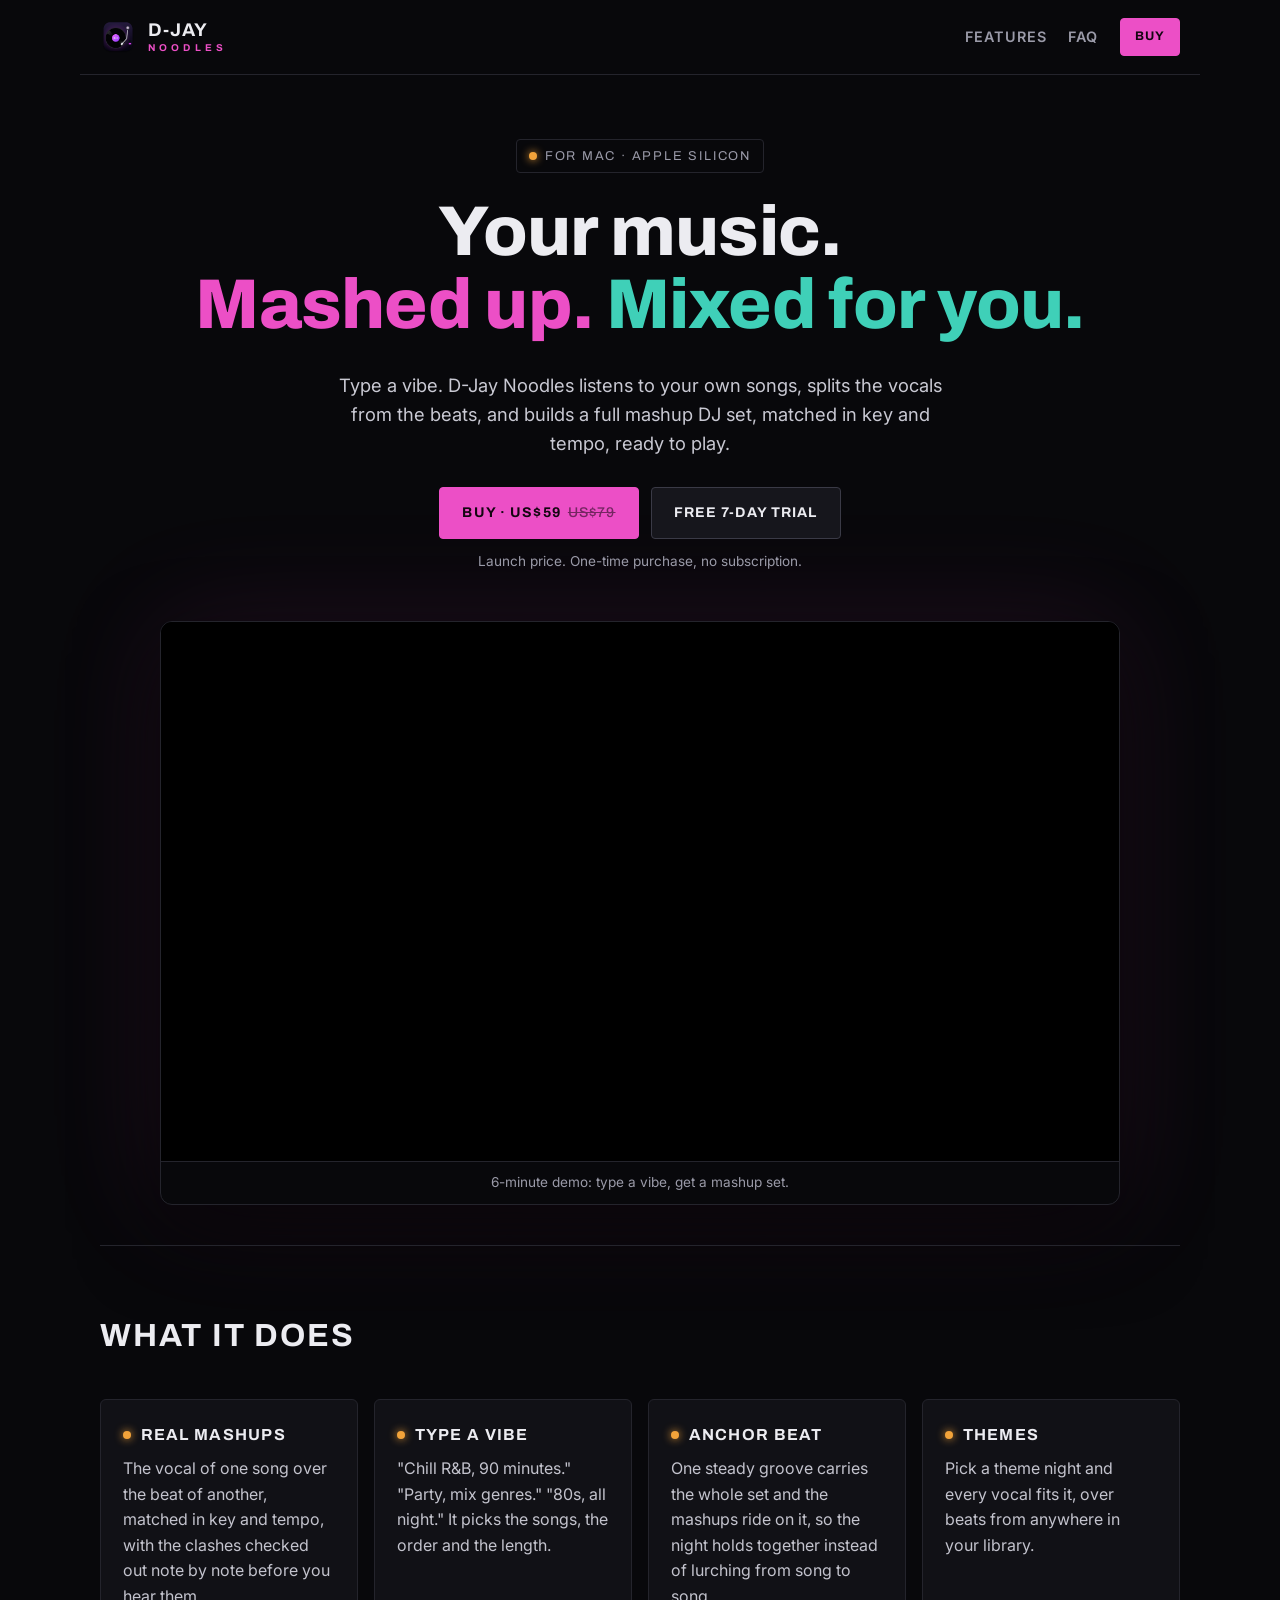
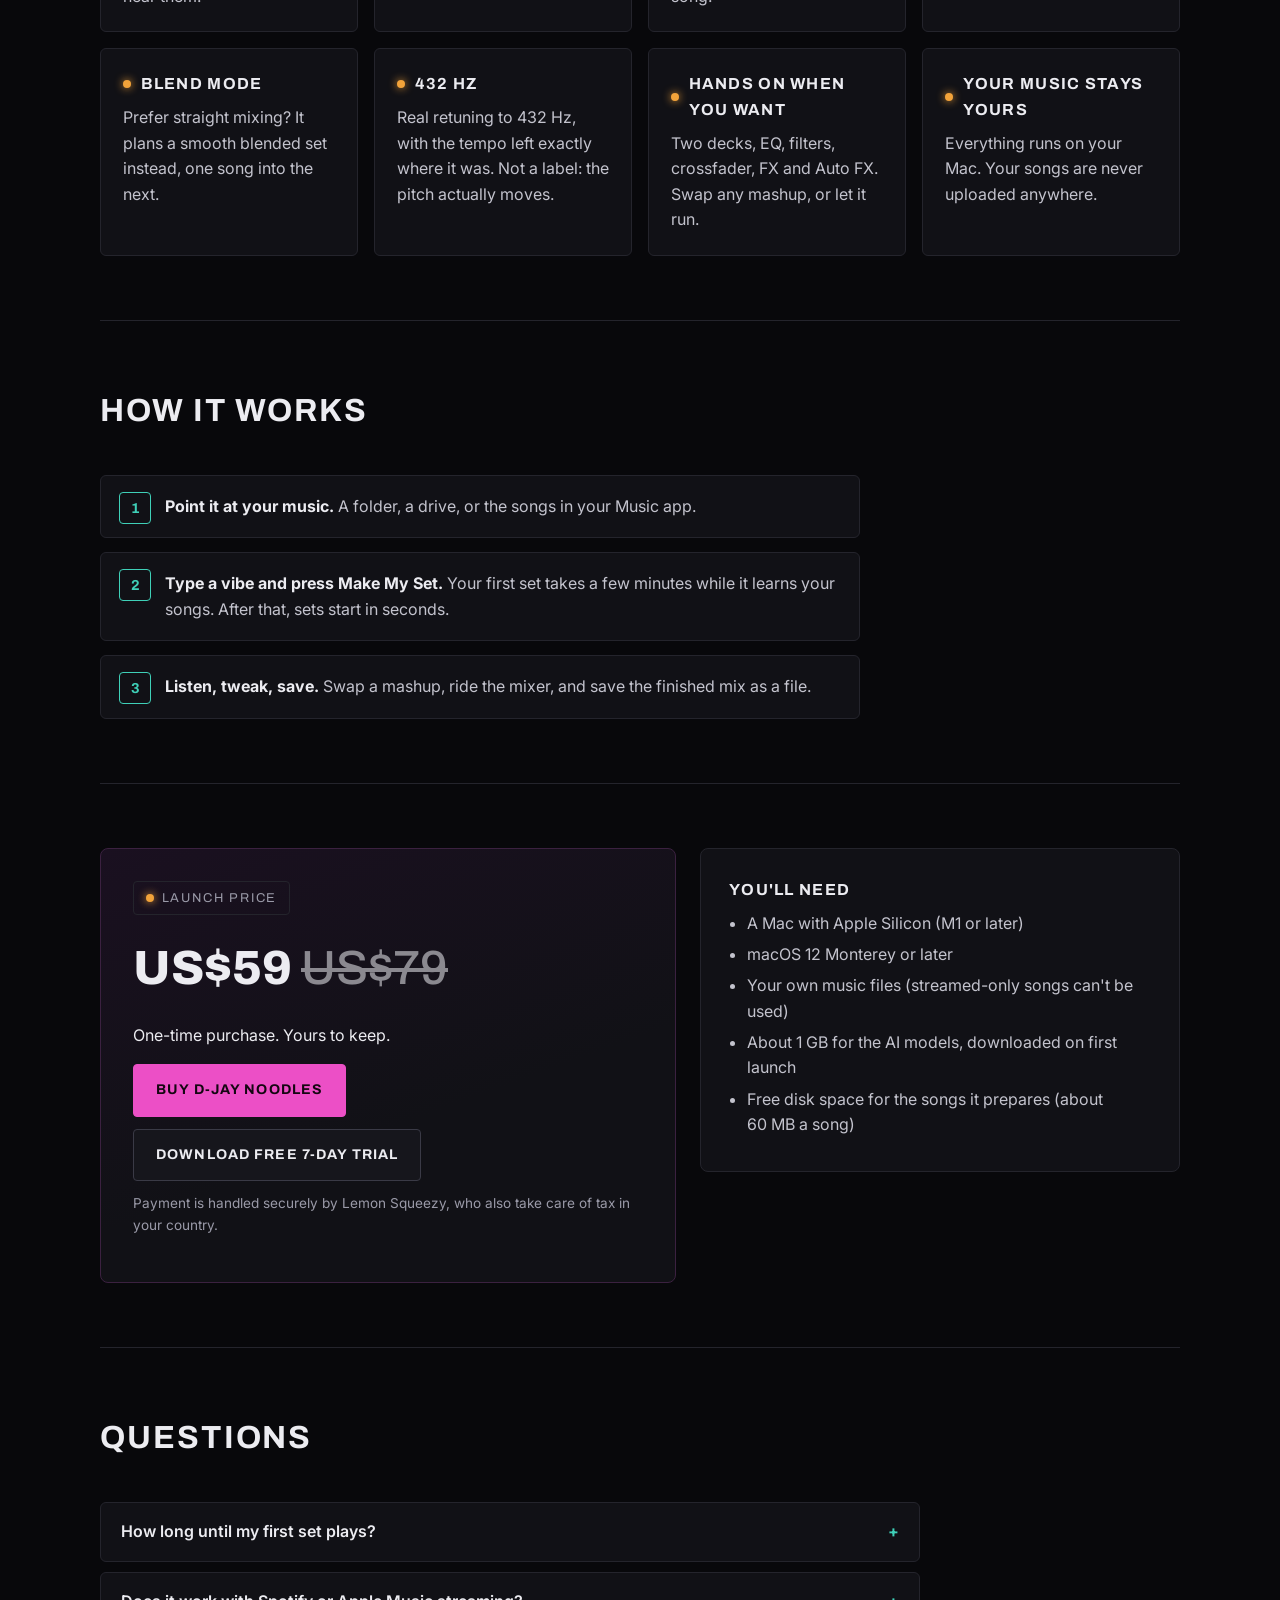
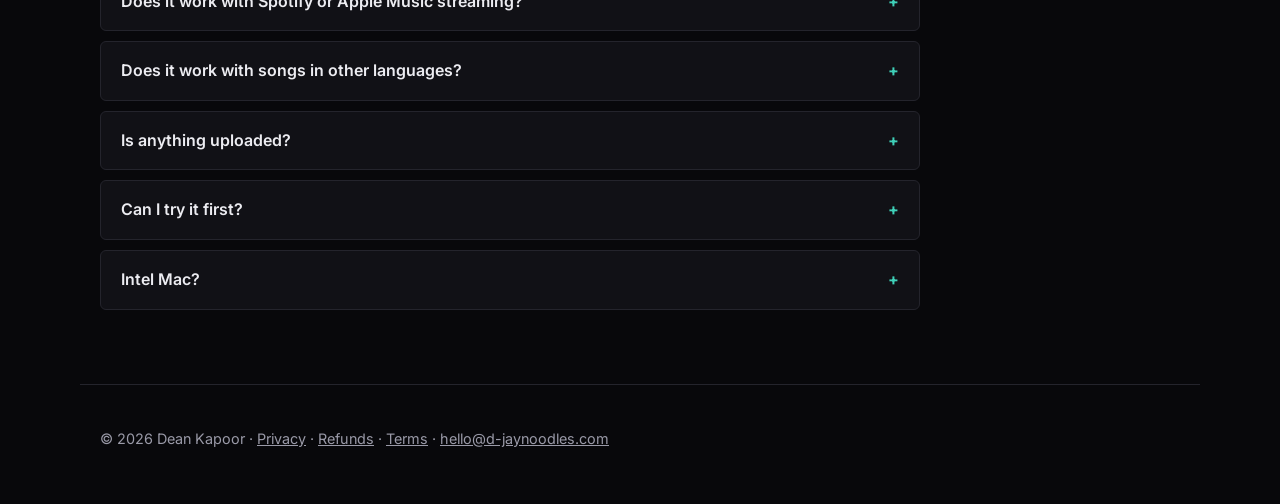
<file: index.html>
<!doctype html>
<html lang="en">
<head>
<meta charset="utf-8">
<meta name="viewport" content="width=device-width, initial-scale=1">
<title>D-Jay Noodles · Mashup DJ sets from your own music, for Mac</title>
<meta name="description" content="D-Jay Noodles listens to your music, splits vocals from beats, and builds a full mashup DJ set to your vibe. For Mac with Apple Silicon.">
<meta property="og:title" content="D-Jay Noodles">
<meta property="og:description" content="Mashup DJ sets from your own music, built for you. For Mac.">
<meta property="og:image" content="https://d-jaynoodles.com/img/icon.png">
<link rel="icon" href="img/favicon.png">
<link rel="preconnect" href="https://fonts.googleapis.com">
<link rel="preconnect" href="https://fonts.gstatic.com" crossorigin>
<link href="https://fonts.googleapis.com/css2?family=Archivo:wght@500;700;800&family=Inter:wght@400;500;600&display=swap" rel="stylesheet">
<link rel="stylesheet" href="style.css">
</head>
<body>

<header class="top">
  <a class="brand" href="/">
    <img src="img/icon.png" alt="" width="36" height="36">
    <span class="word"><b>D-JAY</b><i>NOODLES</i></span>
  </a>
  <nav>
    <a href="#features">Features</a>
    <a href="#faq">FAQ</a>
    <a class="btn small hot" href="#buy">Buy</a>
  </nav>
</header>

<main>
<section class="hero">
  <p class="kicker"><span class="led"></span>For Mac · Apple Silicon</p>
  <h1>Your music.<br><span class="pink">Mashed up.</span> <span class="teal">Mixed for you.</span></h1>
  <p class="lead">Type a vibe. D-Jay Noodles listens to your own songs, splits the vocals from the beats, and builds a full mashup DJ set, matched in key and tempo, ready to play.</p>
  <div class="ctas">
    <a class="btn hot" href="#buy">Buy · US$59 <s>US$79</s></a>
    <a class="btn" href="#buy">Free 7-day trial</a>
  </div>
  <p class="fine">Launch price. One-time purchase, no subscription.</p>
  <figure class="shot video">
    <iframe src="https://www.youtube-nocookie.com/embed/QanBX31ewfU?rel=0" title="D-Jay Noodles demo: a mashup set made from the vibe Summer Christmas party" loading="lazy" allow="accelerometer; encrypted-media; gyroscope; picture-in-picture; fullscreen" referrerpolicy="strict-origin-when-cross-origin" allowfullscreen></iframe>
    <figcaption>6-minute demo: type a vibe, get a mashup set.</figcaption>
  </figure>
</section>

<section id="features" class="features">
  <h2>What it does</h2>
  <div class="grid">
    <article>
      <h3><span class="led"></span>Real mashups</h3>
      <p>The vocal of one song over the beat of another, matched in key and tempo, with the clashes checked out note by note before you hear them.</p>
    </article>
    <article>
      <h3><span class="led"></span>Type a vibe</h3>
      <p>"Chill R&amp;B, 90 minutes." "Party, mix genres." "80s, all night." It picks the songs, the order and the length.</p>
    </article>
    <article>
      <h3><span class="led"></span>Anchor beat</h3>
      <p>One steady groove carries the whole set and the mashups ride on it, so the night holds together instead of lurching from song to song.</p>
    </article>
    <article>
      <h3><span class="led"></span>Themes</h3>
      <p>Pick a theme night and every vocal fits it, over beats from anywhere in your library.</p>
    </article>
    <article>
      <h3><span class="led"></span>Blend mode</h3>
      <p>Prefer straight mixing? It plans a smooth blended set instead, one song into the next.</p>
    </article>
    <article>
      <h3><span class="led"></span>432 Hz</h3>
      <p>Real retuning to 432 Hz, with the tempo left exactly where it was. Not a label: the pitch actually moves.</p>
    </article>
    <article>
      <h3><span class="led"></span>Hands on when you want</h3>
      <p>Two decks, EQ, filters, crossfader, FX and Auto FX. Swap any mashup, or let it run.</p>
    </article>
    <article>
      <h3><span class="led"></span>Your music stays yours</h3>
      <p>Everything runs on your Mac. Your songs are never uploaded anywhere.</p>
    </article>
  </div>
</section>

<section class="how">
  <h2>How it works</h2>
  <ol>
    <li><b>Point it at your music.</b> A folder, a drive, or the songs in your Music app.</li>
    <li><b>Type a vibe and press Make My Set.</b> Your first set takes a few minutes while it learns your songs. After that, sets start in seconds.</li>
    <li><b>Listen, tweak, save.</b> Swap a mashup, ride the mixer, and save the finished mix as a file.</li>
  </ol>
</section>

<section id="buy" class="buy">
  <div class="card">
    <p class="kicker"><span class="led"></span>Launch price</p>
    <p class="price">US$59 <s>US$79</s></p>
    <p>One-time purchase. Yours to keep.</p>
    <div class="ctas">
      <a class="btn hot" href="#" data-buy>Buy D-Jay Noodles</a>
      <a class="btn" href="#" data-trial>Download free 7-day trial</a>
    </div>
    <p class="fine">Payment is handled securely by Lemon Squeezy, who also take care of tax in your country.</p>
  </div>
  <div class="req">
    <h3>You'll need</h3>
    <ul>
      <li>A Mac with Apple Silicon (M1 or later)</li>
      <li>macOS 12 Monterey or later</li>
      <li>Your own music files (streamed-only songs can't be used)</li>
      <li>About 1&nbsp;GB for the AI models, downloaded on first launch</li>
      <li>Free disk space for the songs it prepares (about 60&nbsp;MB a song)</li>
    </ul>
  </div>
</section>

<section id="faq" class="faq">
  <h2>Questions</h2>
  <details><summary>How long until my first set plays?</summary>
    <p>The first set on a new Mac takes a few minutes while D-Jay Noodles learns your songs and separates vocals from beats. It starts playing as soon as enough is ready. Every song it prepares is kept, so after that sets start in seconds.</p></details>
  <details><summary>Does it work with Spotify or Apple Music streaming?</summary>
    <p>No. It needs music files on your Mac or a drive: songs you've bought, downloaded or ripped. Streaming services don't let other apps use their songs.</p></details>
  <details><summary>Does it work with songs in other languages?</summary>
    <p>Yes. Tempo, key, beats and vocal separation all come from the sound, so music in any language mixes the same. The app itself is in English.</p></details>
  <details><summary>Is anything uploaded?</summary>
    <p>No. Your music is analysed and mixed on your Mac. The only downloads are the AI models on first launch, and app updates.</p></details>
  <details><summary>Can I try it first?</summary>
    <p>Yes. The trial runs for 7 days with everything working. Buy a licence any time to keep it going.</p></details>
  <details><summary>Intel Mac?</summary>
    <p>Not at the moment. The vocal separation needs Apple Silicon to run at a usable speed.</p></details>
</section>
</main>

<footer>
  <p>© 2026 Dean Kapoor · <a href="privacy.html">Privacy</a> · <a href="refund.html">Refunds</a> · <a href="terms.html">Terms</a> · <a href="mailto:hello@d-jaynoodles.com">hello@d-jaynoodles.com</a></p>
</footer>
</body>
</html>
</file>
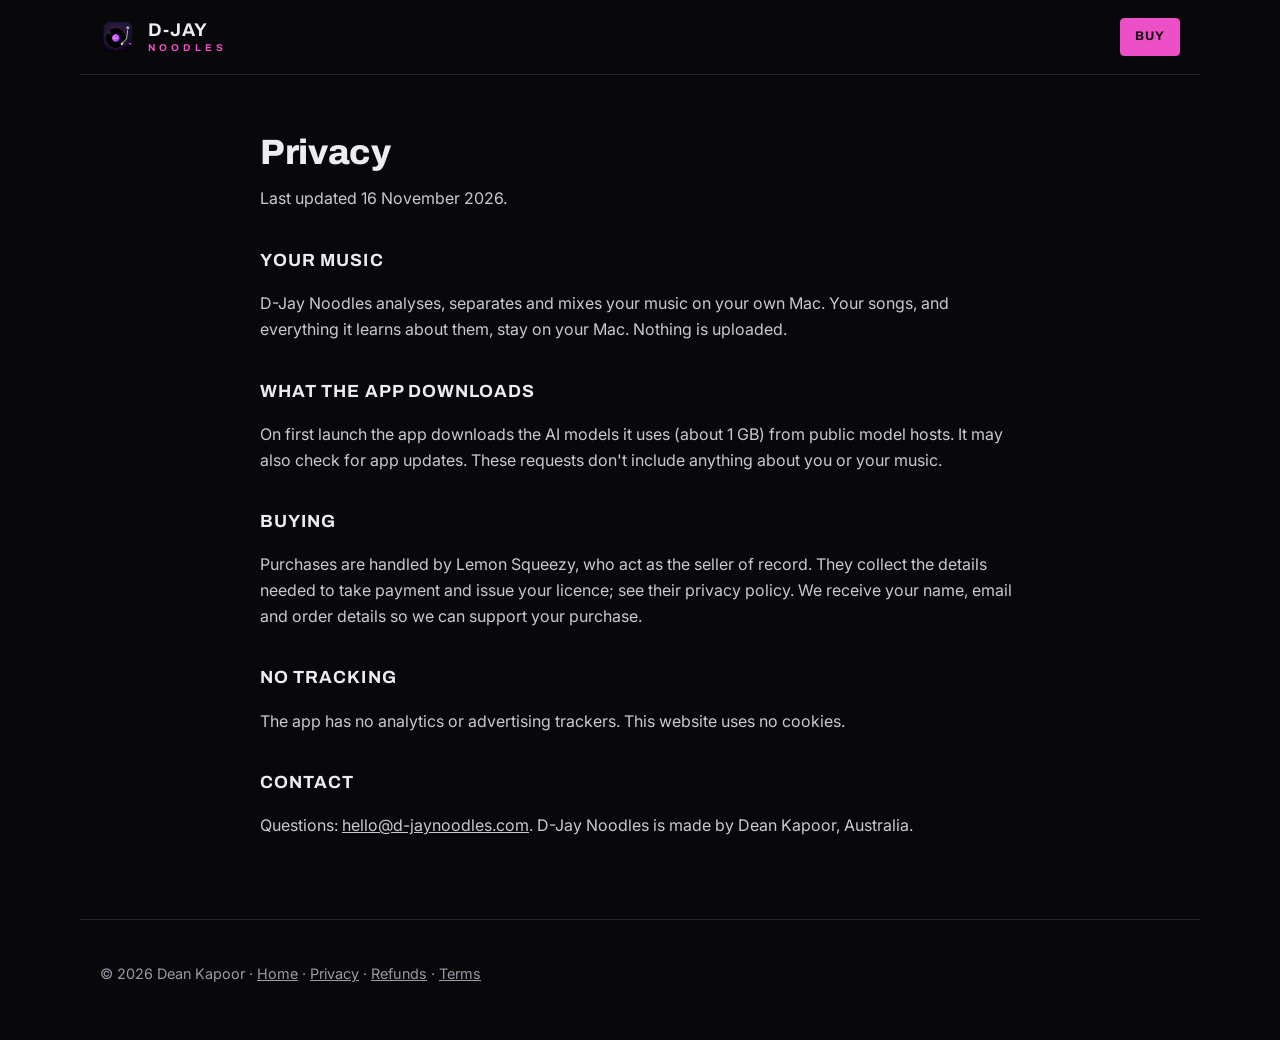
<file: privacy.html>
<!doctype html>
<html lang="en">
<head>
<meta charset="utf-8">
<meta name="viewport" content="width=device-width, initial-scale=1">
<title>Privacy · D-Jay Noodles</title>
<link rel="icon" href="img/favicon.png">
<link href="https://fonts.googleapis.com/css2?family=Archivo:wght@500;700;800&family=Inter:wght@400;500;600&display=swap" rel="stylesheet">
<link rel="stylesheet" href="style.css">
</head>
<body>
<header class="top">
  <a class="brand" href="/"><img src="img/icon.png" alt="" width="36" height="36"><span class="word"><b>D-JAY</b><i>NOODLES</i></span></a>
  <nav><a class="btn small hot" href="/#buy">Buy</a></nav>
</header>
<main class="doc">
  <h1>Privacy</h1>
  <p>Last updated 16 November 2026.</p>
  <h2>Your music</h2>
  <p>D-Jay Noodles analyses, separates and mixes your music on your own Mac. Your songs, and everything it learns about them, stay on your Mac. Nothing is uploaded.</p>
  <h2>What the app downloads</h2>
  <p>On first launch the app downloads the AI models it uses (about 1&nbsp;GB) from public model hosts. It may also check for app updates. These requests don't include anything about you or your music.</p>
  <h2>Buying</h2>
  <p>Purchases are handled by Lemon Squeezy, who act as the seller of record. They collect the details needed to take payment and issue your licence; see their privacy policy. We receive your name, email and order details so we can support your purchase.</p>
  <h2>No tracking</h2>
  <p>The app has no analytics or advertising trackers. This website uses no cookies.</p>
  <h2>Contact</h2>
  <p>Questions: <a href="mailto:hello@d-jaynoodles.com">hello@d-jaynoodles.com</a>. D-Jay Noodles is made by Dean Kapoor, Australia.</p>
</main>
<footer><p>© 2026 Dean Kapoor · <a href="/">Home</a> · <a href="privacy.html">Privacy</a> · <a href="refund.html">Refunds</a> · <a href="terms.html">Terms</a></p></footer>
</body>
</html>
</file>
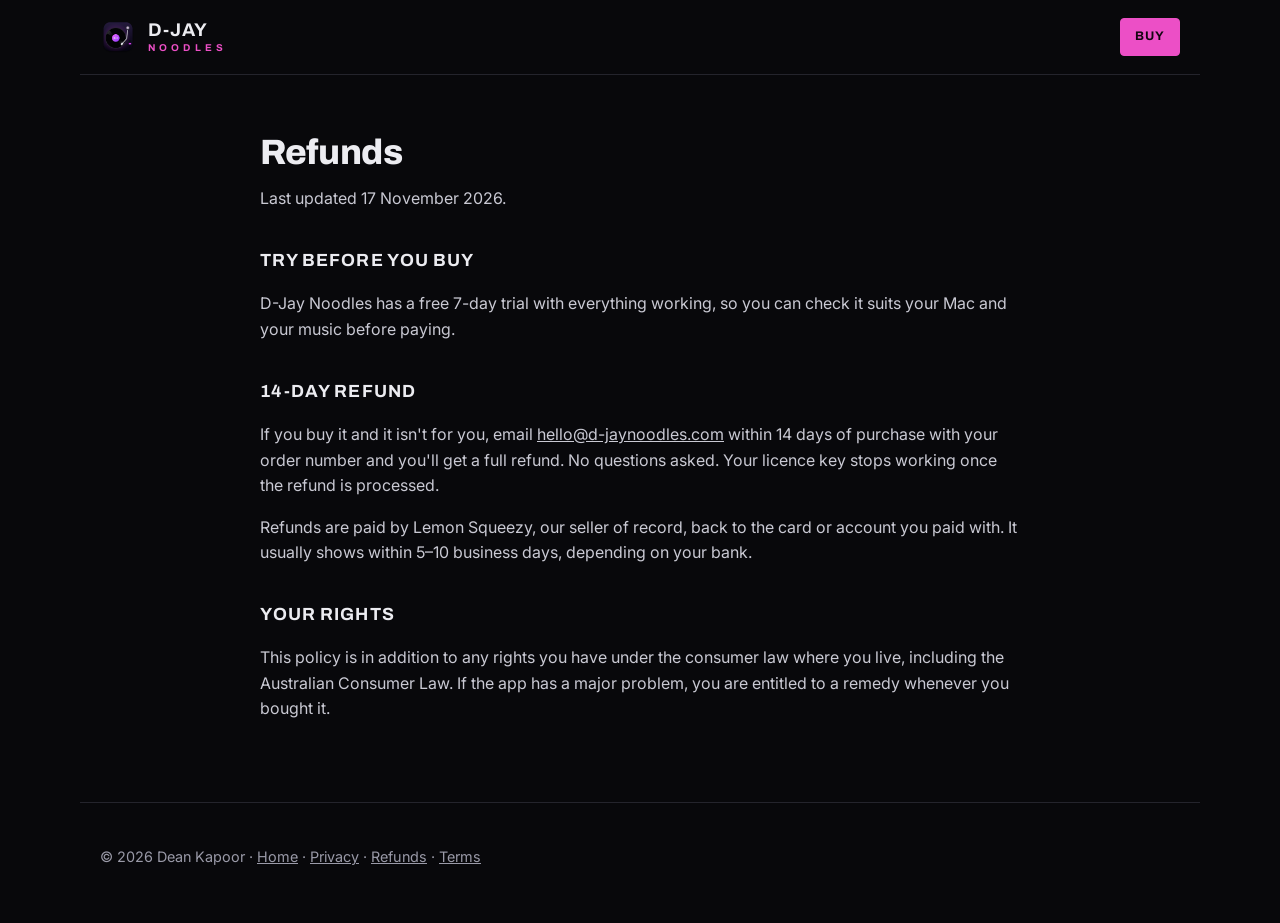
<file: refund.html>
<!doctype html>
<html lang="en">
<head>
<meta charset="utf-8">
<meta name="viewport" content="width=device-width, initial-scale=1">
<title>Refunds · D-Jay Noodles</title>
<link rel="icon" href="img/favicon.png">
<link href="https://fonts.googleapis.com/css2?family=Archivo:wght@500;700;800&family=Inter:wght@400;500;600&display=swap" rel="stylesheet">
<link rel="stylesheet" href="style.css">
</head>
<body>
<header class="top">
  <a class="brand" href="/"><img src="img/icon.png" alt="" width="36" height="36"><span class="word"><b>D-JAY</b><i>NOODLES</i></span></a>
  <nav><a class="btn small hot" href="/#buy">Buy</a></nav>
</header>
<main class="doc">
  <h1>Refunds</h1>
  <p>Last updated 17 November 2026.</p>
  <h2>Try before you buy</h2>
  <p>D-Jay Noodles has a free 7-day trial with everything working, so you can check it suits your Mac and your music before paying.</p>
  <h2>14-day refund</h2>
  <p>If you buy it and it isn't for you, email <a href="mailto:hello@d-jaynoodles.com">hello@d-jaynoodles.com</a> within 14 days of purchase with your order number and you'll get a full refund. No questions asked. Your licence key stops working once the refund is processed.</p>
  <p>Refunds are paid by Lemon Squeezy, our seller of record, back to the card or account you paid with. It usually shows within 5–10 business days, depending on your bank.</p>
  <h2>Your rights</h2>
  <p>This policy is in addition to any rights you have under the consumer law where you live, including the Australian Consumer Law. If the app has a major problem, you are entitled to a remedy whenever you bought it.</p>
</main>
<footer><p>© 2026 Dean Kapoor · <a href="/">Home</a> · <a href="privacy.html">Privacy</a> · <a href="refund.html">Refunds</a> · <a href="terms.html">Terms</a></p></footer>
</body>
</html>
</file>
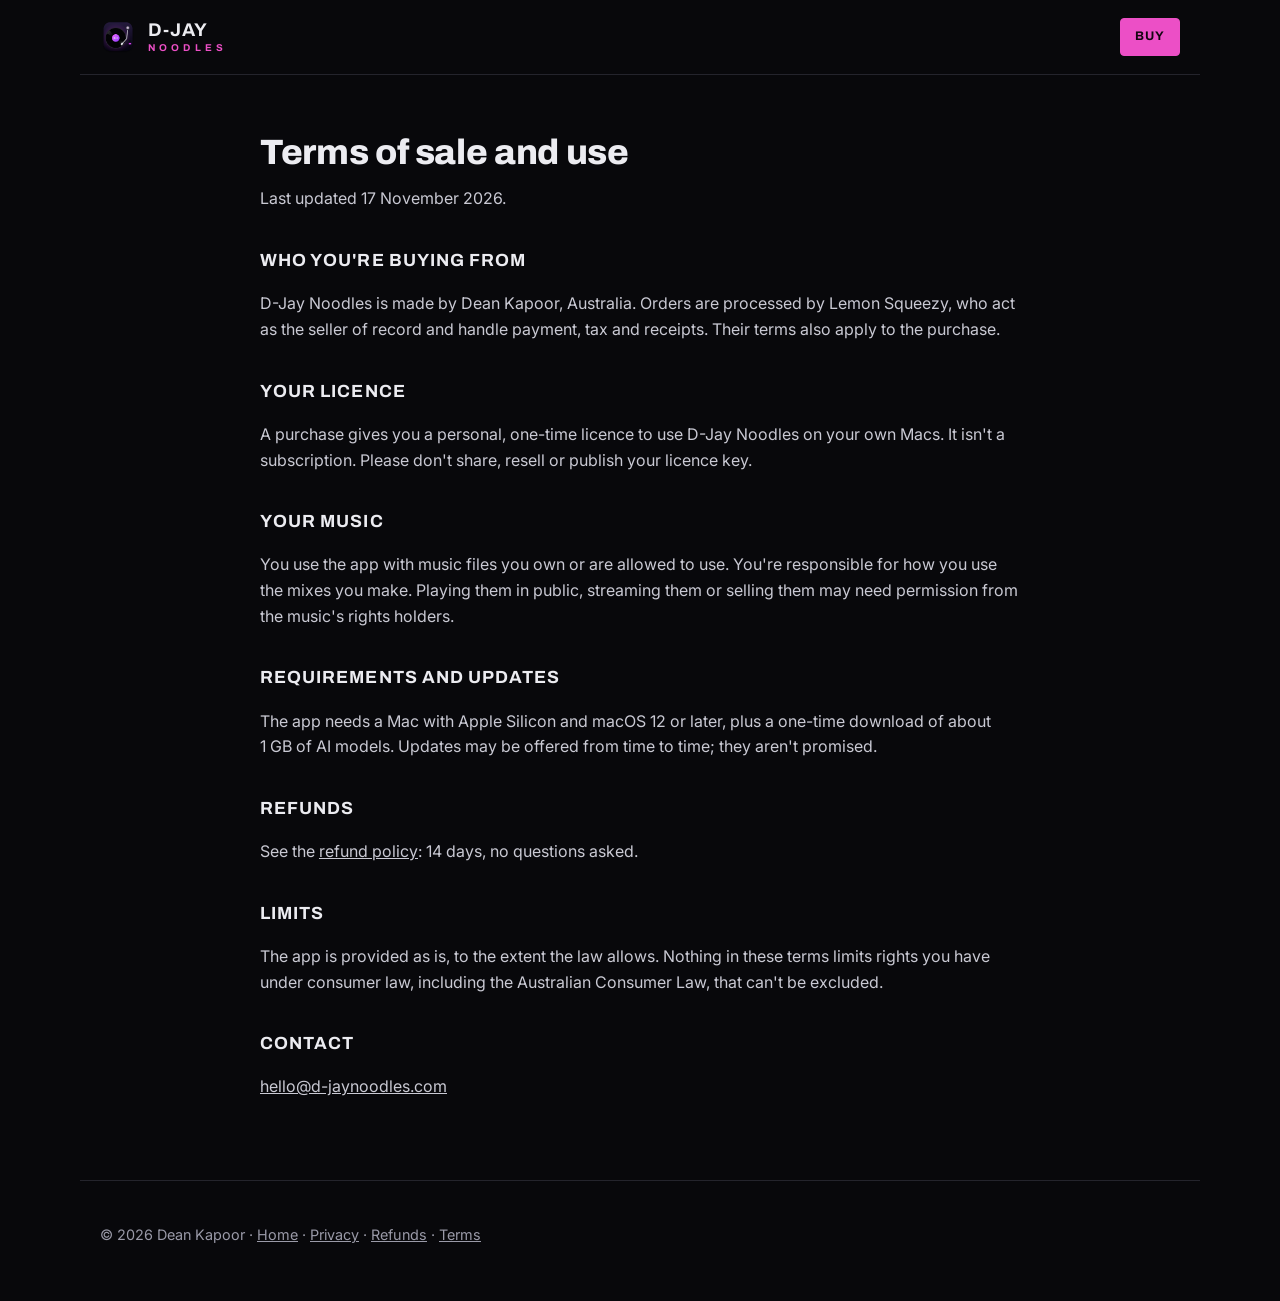
<file: terms.html>
<!doctype html>
<html lang="en">
<head>
<meta charset="utf-8">
<meta name="viewport" content="width=device-width, initial-scale=1">
<title>Terms · D-Jay Noodles</title>
<link rel="icon" href="img/favicon.png">
<link href="https://fonts.googleapis.com/css2?family=Archivo:wght@500;700;800&family=Inter:wght@400;500;600&display=swap" rel="stylesheet">
<link rel="stylesheet" href="style.css">
</head>
<body>
<header class="top">
  <a class="brand" href="/"><img src="img/icon.png" alt="" width="36" height="36"><span class="word"><b>D-JAY</b><i>NOODLES</i></span></a>
  <nav><a class="btn small hot" href="/#buy">Buy</a></nav>
</header>
<main class="doc">
  <h1>Terms of sale and use</h1>
  <p>Last updated 17 November 2026.</p>
  <h2>Who you're buying from</h2>
  <p>D-Jay Noodles is made by Dean Kapoor, Australia. Orders are processed by Lemon Squeezy, who act as the seller of record and handle payment, tax and receipts. Their terms also apply to the purchase.</p>
  <h2>Your licence</h2>
  <p>A purchase gives you a personal, one-time licence to use D-Jay Noodles on your own Macs. It isn't a subscription. Please don't share, resell or publish your licence key.</p>
  <h2>Your music</h2>
  <p>You use the app with music files you own or are allowed to use. You're responsible for how you use the mixes you make. Playing them in public, streaming them or selling them may need permission from the music's rights holders.</p>
  <h2>Requirements and updates</h2>
  <p>The app needs a Mac with Apple Silicon and macOS 12 or later, plus a one-time download of about 1&nbsp;GB of AI models. Updates may be offered from time to time; they aren't promised.</p>
  <h2>Refunds</h2>
  <p>See the <a href="refund.html">refund policy</a>: 14 days, no questions asked.</p>
  <h2>Limits</h2>
  <p>The app is provided as is, to the extent the law allows. Nothing in these terms limits rights you have under consumer law, including the Australian Consumer Law, that can't be excluded.</p>
  <h2>Contact</h2>
  <p><a href="mailto:hello@d-jaynoodles.com">hello@d-jaynoodles.com</a></p>
</main>
<footer><p>© 2026 Dean Kapoor · <a href="/">Home</a> · <a href="privacy.html">Privacy</a> · <a href="refund.html">Refunds</a> · <a href="terms.html">Terms</a></p></footer>
</body>
</html>
</file>
<file: style.css>
:root{
  --bg:#08080b; --panel:#111116; --line:#24242c; --text:#ececf1; --dim:#9a9aa8;
  --pink:#ec4fc6; --teal:#3fd0b8; --amber:#f2a33a;
}
*{box-sizing:border-box}
html{scroll-behavior:smooth}
body{margin:0;background:var(--bg);color:var(--text);font:16px/1.6 Inter,system-ui,sans-serif;-webkit-font-smoothing:antialiased}
a{color:inherit}
img{max-width:100%;height:auto;display:block}
h1,h2,h3,.btn,.kicker,.price,.word{font-family:Archivo,Inter,sans-serif}
h1{font-size:clamp(2.3rem,6vw,4.4rem);line-height:1.05;letter-spacing:-.01em;margin:.3em 0 .4em;font-weight:800}
h2{font-size:clamp(1.5rem,3vw,2rem);letter-spacing:.06em;text-transform:uppercase;margin:0 0 1.2em}
h3{font-size:1rem;letter-spacing:.08em;text-transform:uppercase;margin:0 0 .5em;display:flex;align-items:center;gap:.6em}
.pink{color:var(--pink)} .teal{color:var(--teal)}
main,header,footer{max-width:1120px;margin:0 auto;padding:0 20px}

.top{display:flex;justify-content:space-between;align-items:center;padding-top:18px;padding-bottom:18px;border-bottom:1px solid var(--line)}
.brand{display:flex;align-items:center;gap:12px;text-decoration:none}
.brand img{border-radius:8px}
.word{display:flex;flex-direction:column;line-height:1}
.word b{font-size:1.15rem;letter-spacing:.06em}
.word i{font-style:normal;color:var(--pink);font-size:.62rem;letter-spacing:.42em;margin-top:3px;font-weight:700}
nav{display:flex;align-items:center;gap:22px}
nav a{text-decoration:none;color:var(--dim);font-weight:600;font-size:.9rem;letter-spacing:.06em;text-transform:uppercase}
nav a:hover{color:var(--text)}

.led{width:8px;height:8px;border-radius:50%;background:var(--amber);box-shadow:0 0 8px var(--amber);display:inline-block;flex:none}
.kicker{display:inline-flex;align-items:center;gap:.6em;font-size:.8rem;letter-spacing:.14em;text-transform:uppercase;color:var(--dim);border:1px solid var(--line);padding:6px 12px;border-radius:4px;margin:0}

.hero{padding:64px 0 40px;text-align:center}
.lead{font-size:1.15rem;color:#c9c9d3;max-width:640px;margin:0 auto 28px}
.ctas{display:flex;gap:12px;justify-content:center;flex-wrap:wrap}
.btn{display:inline-flex;align-items:center;gap:.5em;padding:14px 22px;border:1px solid #3a3a46;border-radius:4px;background:#16161c;
  text-decoration:none;font-weight:700;letter-spacing:.08em;text-transform:uppercase;font-size:.88rem;transition:transform .1s,box-shadow .15s}
.btn:hover{box-shadow:0 0 0 1px var(--teal) inset,0 0 18px rgba(63,208,184,.25)}
.btn.hot{background:var(--pink);border-color:var(--pink);color:#140611}
.btn.hot:hover{box-shadow:0 0 24px rgba(236,79,198,.55)}
.btn.small{padding:8px 14px;font-size:.78rem}
.btn s,.price s{opacity:.55;font-weight:500}
.fine{color:var(--dim);font-size:.85rem;margin-top:12px}
.shot{margin:48px auto 0;border:1px solid var(--line);border-radius:12px;overflow:hidden;
  box-shadow:0 30px 80px rgba(0,0,0,.6),0 0 120px rgba(236,79,198,.12)}

.shot.video{max-width:960px}
.shot.video iframe{display:block;width:100%;aspect-ratio:16/9;border:0;background:#000}
.shot figcaption{padding:10px 14px;font-size:.85rem;color:var(--dim);border-top:1px solid var(--line);text-align:center}
.features,.how,.buy,.faq{padding:64px 0;border-top:1px solid var(--line)}
.grid{display:grid;grid-template-columns:repeat(auto-fill,minmax(240px,1fr));gap:16px}
.grid article{background:var(--panel);border:1px solid var(--line);border-radius:6px;padding:22px}
.grid p{margin:0;color:#c3c3cd}
.how ol{counter-reset:s;list-style:none;padding:0;margin:0;display:grid;gap:14px;max-width:760px}
.how li{counter-increment:s;background:var(--panel);border:1px solid var(--line);border-radius:6px;padding:18px 20px 18px 64px;position:relative;color:#c3c3cd}
.how li b{color:var(--text)}
.how li::before{content:counter(s);position:absolute;left:18px;top:16px;width:30px;height:30px;border:1px solid var(--teal);color:var(--teal);
  border-radius:4px;display:grid;place-items:center;font:700 .9rem Archivo,sans-serif}

.buy{display:grid;grid-template-columns:1.2fr 1fr;gap:24px;align-items:start}
.card{background:linear-gradient(160deg,#1a1020,#111116 60%);border:1px solid #3b2140;border-radius:8px;padding:32px}
.card .ctas{justify-content:flex-start}
.price{font-size:3rem;font-weight:800;margin:.3em 0 0}
.req{background:var(--panel);border:1px solid var(--line);border-radius:8px;padding:28px}
.req ul{margin:0;padding-left:1.1em;color:#c3c3cd}
.req li{margin:.35em 0}

.faq details{border:1px solid var(--line);border-radius:6px;background:var(--panel);margin-bottom:10px;max-width:820px}
.faq summary{cursor:pointer;padding:16px 20px;font-weight:600;list-style:none}
.faq summary::-webkit-details-marker{display:none}
.faq summary::after{content:"+";float:right;color:var(--teal);font-weight:700}
.faq details[open] summary::after{content:"–"}
.faq details p{margin:0;padding:0 20px 18px;color:#c3c3cd}

footer{border-top:1px solid var(--line);padding-top:28px;padding-bottom:40px;color:var(--dim);font-size:.9rem}
.doc{max-width:760px;padding:48px 0 64px}
.doc h1{font-size:2.2rem}
.doc h2{font-size:1.1rem;margin:2em 0 .6em}
.doc p,.doc li{color:#c9c9d3}

@media (max-width:760px){
  nav a:not(.btn){display:none}
  .buy{grid-template-columns:1fr}
  .hero{padding-top:40px}
}
</file>
